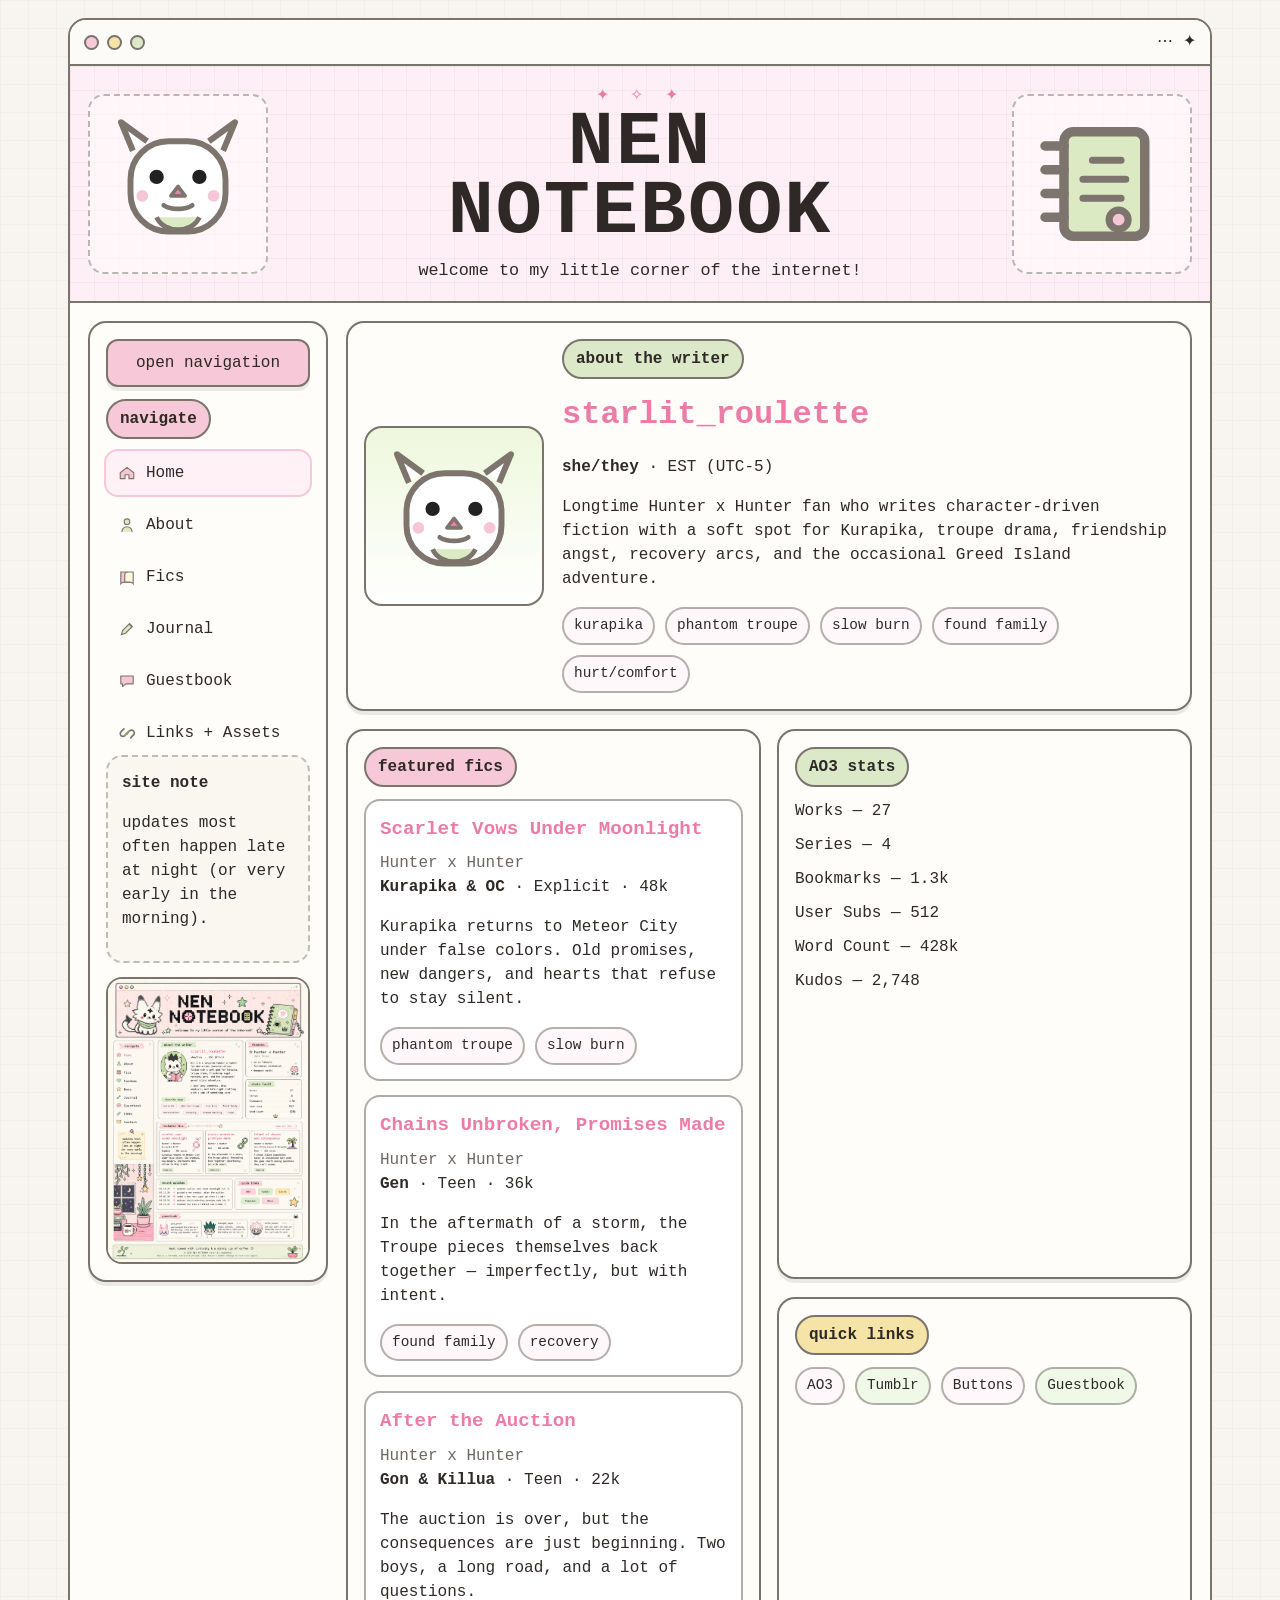
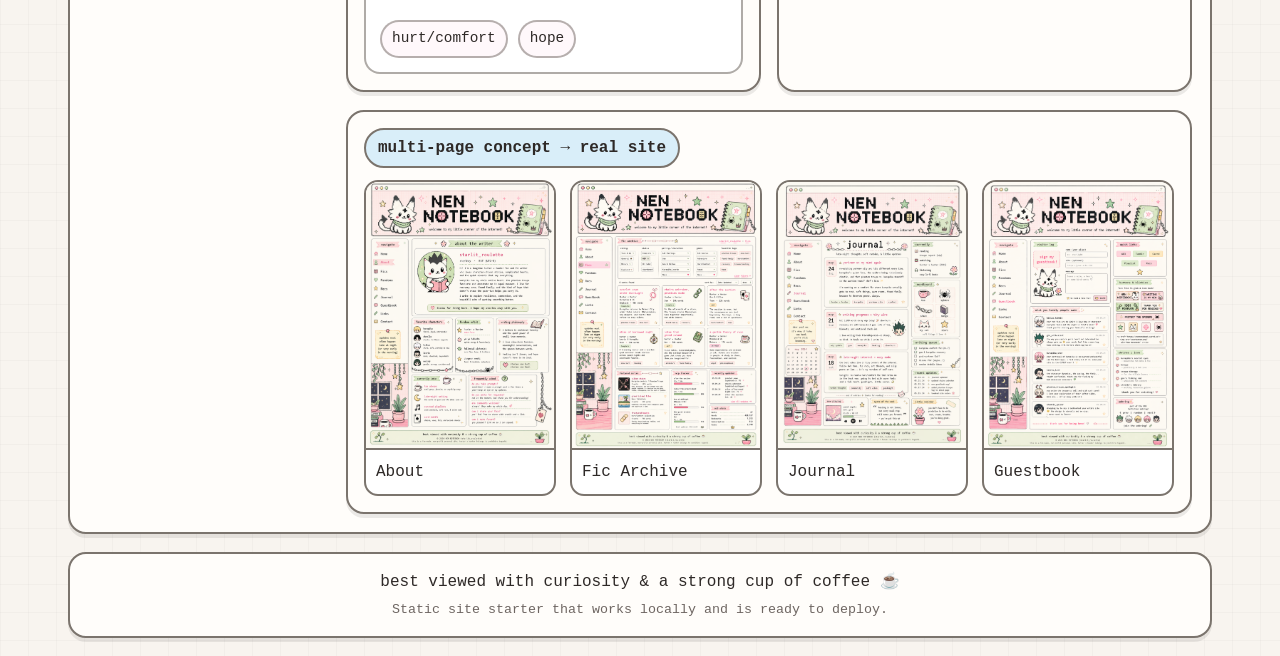
<file: index.html>
<!DOCTYPE html>
<html lang="en">
<head>
  <meta charset="UTF-8" />
  <meta name="viewport" content="width=device-width, initial-scale=1.0" />
  <title>Nen Notebook — Home</title>
  <link rel="stylesheet" href="css/styles.css" />
  <script defer src="js/data.js"></script>
  <script defer src="js/app.js"></script>
</head>
<body data-page="home">
  <div class="page">
    <div class="window">
  <div class="window-bar">
    <div class="dots"><span class="dot pink"></span><span class="dot yellow"></span><span class="dot green"></span></div>
    <div>⋯ ✦</div>
  </div>
  <header class="site-header">
    <div class="header-grid">
      <div class="header-box"><img src="assets/icons/cat.svg" alt="Nen Notebook mascot" /></div>
      <div class="title-wrap">
        <div class="sparkles">✦ ✧ ✦</div>
        <h1>NEN<br>NOTEBOOK</h1>
        <p>welcome to my little corner of the internet!</p>
      </div>
      <div class="header-box"><img src="assets/icons/notebook.svg" alt="Notebook icon" /></div>
    </div>
  </header>
    <div class="shell">
      <aside class="sidebar panel">
  <button class="btn nav-toggle" type="button">open navigation</button>
  <div class="nav-wrap closed">
    <div class="ribbon">navigate</div>
    <ul class="nav">
      <li><a href="index.html" data-page="home"><img class="icon" src="assets/icons/home.svg" alt="">Home</a></li>
      <li><a href="about.html" data-page="about"><img class="icon" src="assets/icons/about.svg" alt="">About</a></li>
      <li><a href="fics.html" data-page="fics"><img class="icon" src="assets/icons/book.svg" alt="">Fics</a></li>
      <li><a href="journal.html" data-page="journal"><img class="icon" src="assets/icons/journal.svg" alt="">Journal</a></li>
      <li><a href="guestbook.html" data-page="guestbook"><img class="icon" src="assets/icons/guestbook.svg" alt="">Guestbook</a></li>
      <li><a href="links.html" data-page="links"><img class="icon" src="assets/icons/link.svg" alt="">Links + Assets</a></li>
    </ul>
  </div>
  <div class="note">
    <strong>site note</strong>
    <p>updates most often happen late at night (or very early in the morning).</p>
  </div>
  <div class="scene"><img src="assets/previews/home-mockup.png" alt="Mockup preview"></div>
</aside>
      <main class="content">
        <section class="panel hero">
          <div class="avatar-wrap"><img src="assets/icons/cat.svg" alt="Writer avatar"></div>
          <div>
            <div class="ribbon green">about the writer</div>
            <h2 style="font-size:2rem;color:var(--pink-2)">starlit_roulette</h2>
            <p><strong>she/they</strong> · EST (UTC-5)</p>
            <p>Longtime Hunter x Hunter fan who writes character-driven fiction with a soft spot for Kurapika, troupe drama, friendship angst, recovery arcs, and the occasional Greed Island adventure.</p>
            <div class="row">
              <span class="tag">kurapika</span><span class="tag">phantom troupe</span><span class="tag">slow burn</span><span class="tag">found family</span><span class="tag">hurt/comfort</span>
            </div>
          </div>
        </section>

        <div class="grid-2">
          <section class="panel">
            <div class="ribbon">featured fics</div>
            <div id="featured-fics" class="fic-grid" style="grid-template-columns:1fr"></div>
          </section>

          <div class="content">
            <section class="panel">
              <div class="ribbon green">AO3 stats</div>
              <ul id="ao3-stats" class="list"></ul>
            </section>
            <section class="panel">
              <div class="ribbon yellow">quick links</div>
              <div class="row">
                <a class="button-chip" href="https://archiveofourown.org/" target="_blank" rel="noopener">AO3</a>
                <a class="button-chip green" href="#">Tumblr</a>
                <a class="button-chip" href="links.html">Buttons</a>
                <a class="button-chip green" href="guestbook.html">Guestbook</a>
              </div>
            </section>
          </div>
        </div>

        <section class="panel">
          <div class="ribbon blue">multi-page concept → real site</div>
          <div class="preview-grid">
            <figure><img src="assets/previews/about-mockup.png" alt="About page preview"><figcaption>About</figcaption></figure>
            <figure><img src="assets/previews/fics-mockup.png" alt="Fics page preview"><figcaption>Fic Archive</figcaption></figure>
            <figure><img src="assets/previews/journal-mockup.png" alt="Journal page preview"><figcaption>Journal</figcaption></figure>
            <figure><img src="assets/previews/guestbook-mockup.png" alt="Guestbook page preview"><figcaption>Guestbook</figcaption></figure>
          </div>
        </section>
      </main>
    </div>
  </div>
  <div class="page footer panel">best viewed with curiosity & a strong cup of coffee ☕<small>Static site starter that works locally and is ready to deploy.</small></div>
</body></html>
</file>
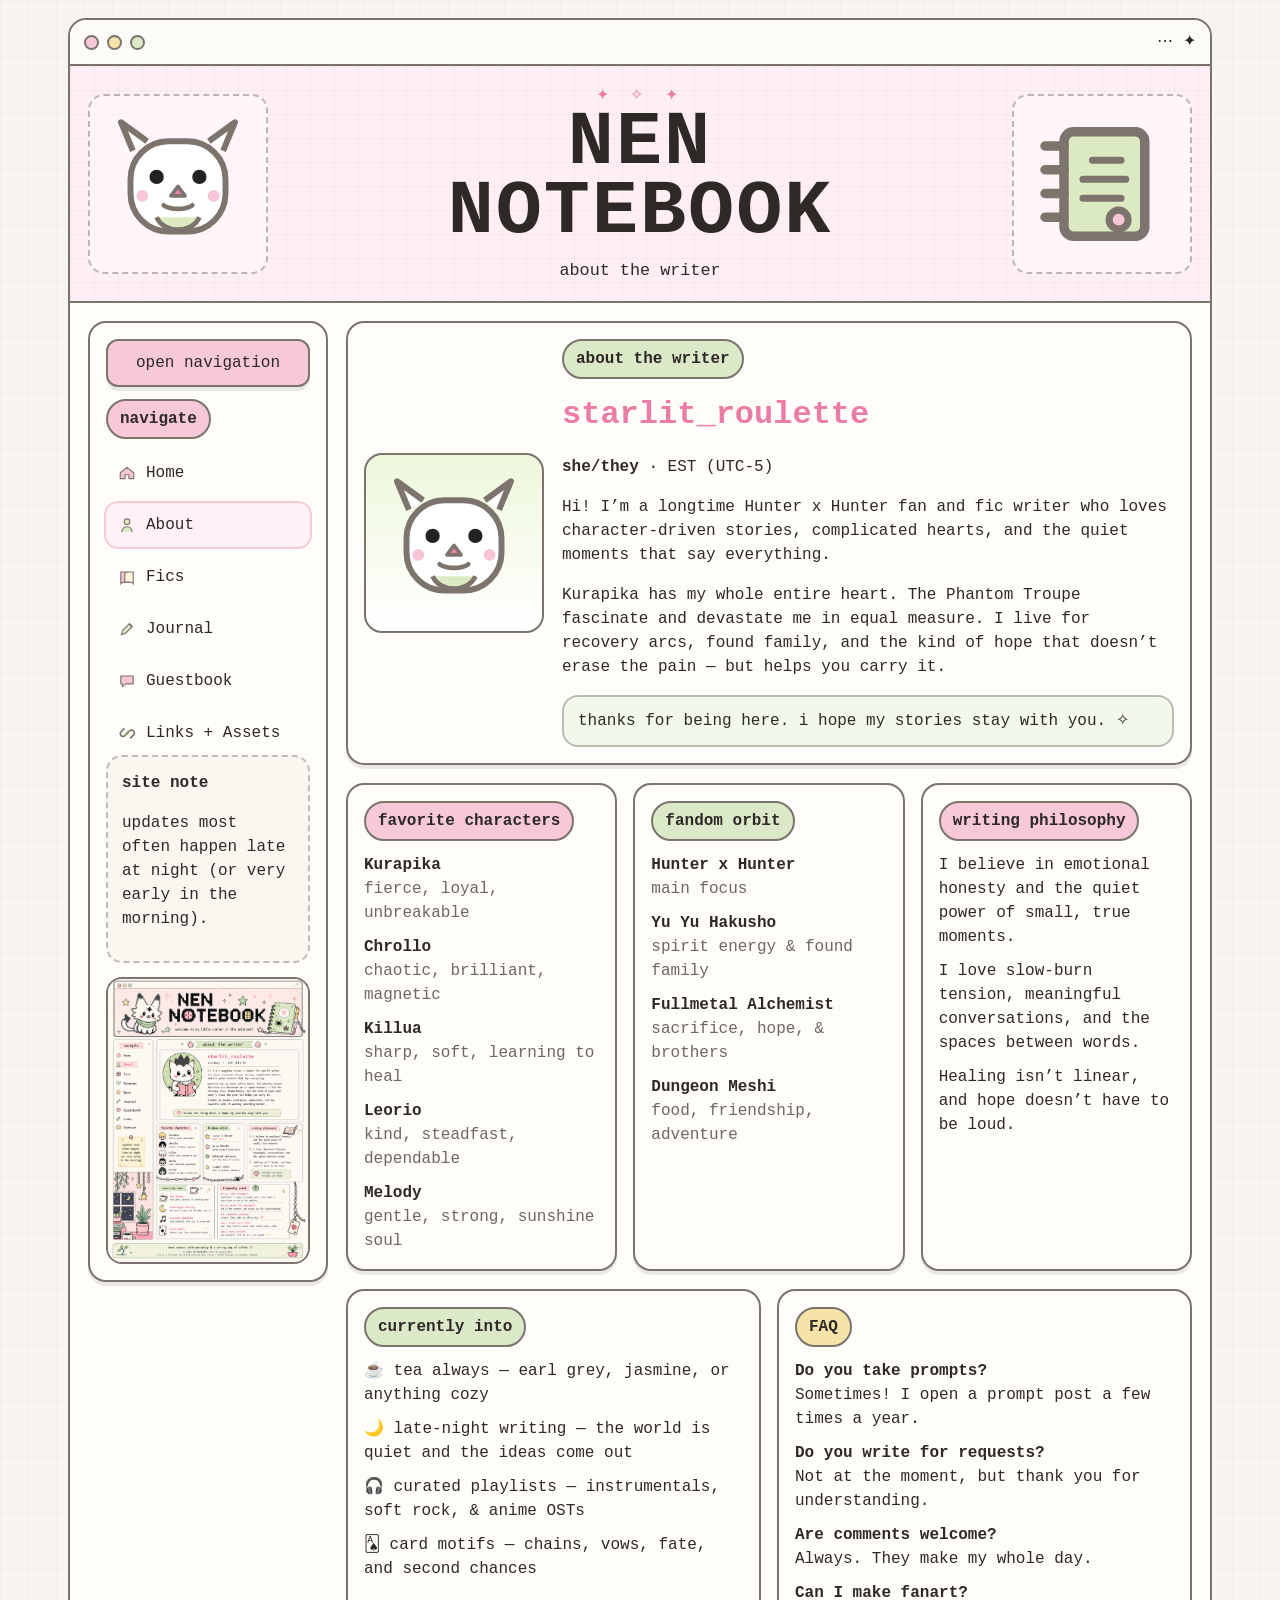
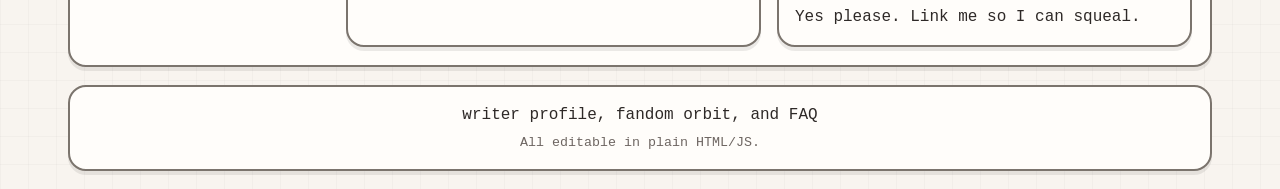
<file: about.html>
<!DOCTYPE html>
<html lang="en">
<head>
  <meta charset="UTF-8" />
  <meta name="viewport" content="width=device-width, initial-scale=1.0" />
  <title>Nen Notebook — About</title>
  <link rel="stylesheet" href="css/styles.css" />
  <script defer src="js/data.js"></script>
  <script defer src="js/app.js"></script>
</head>
<body data-page="about">
  <div class="page">
    <div class="window">
  <div class="window-bar">
    <div class="dots"><span class="dot pink"></span><span class="dot yellow"></span><span class="dot green"></span></div>
    <div>⋯ ✦</div>
  </div>
  <header class="site-header">
    <div class="header-grid">
      <div class="header-box"><img src="assets/icons/cat.svg" alt="Nen Notebook mascot" /></div>
      <div class="title-wrap">
        <div class="sparkles">✦ ✧ ✦</div>
        <h1>NEN<br>NOTEBOOK</h1>
        <p>about the writer</p>
      </div>
      <div class="header-box"><img src="assets/icons/notebook.svg" alt="Notebook icon" /></div>
    </div>
  </header>
    <div class="shell">
      <aside class="sidebar panel">
  <button class="btn nav-toggle" type="button">open navigation</button>
  <div class="nav-wrap closed">
    <div class="ribbon">navigate</div>
    <ul class="nav">
      <li><a href="index.html" data-page="home"><img class="icon" src="assets/icons/home.svg" alt="">Home</a></li>
      <li><a href="about.html" data-page="about"><img class="icon" src="assets/icons/about.svg" alt="">About</a></li>
      <li><a href="fics.html" data-page="fics"><img class="icon" src="assets/icons/book.svg" alt="">Fics</a></li>
      <li><a href="journal.html" data-page="journal"><img class="icon" src="assets/icons/journal.svg" alt="">Journal</a></li>
      <li><a href="guestbook.html" data-page="guestbook"><img class="icon" src="assets/icons/guestbook.svg" alt="">Guestbook</a></li>
      <li><a href="links.html" data-page="links"><img class="icon" src="assets/icons/link.svg" alt="">Links + Assets</a></li>
    </ul>
  </div>
  <div class="note">
    <strong>site note</strong>
    <p>updates most often happen late at night (or very early in the morning).</p>
  </div>
  <div class="scene"><img src="assets/previews/about-mockup.png" alt="Mockup preview"></div>
</aside>
      <main class="content">
        <section class="panel hero">
          <div class="avatar-wrap"><img src="assets/icons/cat.svg" alt="Writer avatar"></div>
          <div>
            <div class="ribbon green">about the writer</div>
            <h2 style="font-size:2rem;color:var(--pink-2)">starlit_roulette</h2>
            <p><strong>she/they</strong> · EST (UTC-5)</p>
            <p>Hi! I’m a longtime Hunter x Hunter fan and fic writer who loves character-driven stories, complicated hearts, and the quiet moments that say everything.</p>
            <p>Kurapika has my whole entire heart. The Phantom Troupe fascinate and devastate me in equal measure. I live for recovery arcs, found family, and the kind of hope that doesn’t erase the pain — but helps you carry it.</p>
            <div class="callout">thanks for being here. i hope my stories stay with you. ✧</div>
          </div>
        </section>

        <div class="grid-3">
          <section class="panel"><div class="ribbon">favorite characters</div><ul id="character-list" class="list"></ul></section>
          <section class="panel"><div class="ribbon green">fandom orbit</div><ul id="fandom-list" class="list"></ul></section>
          <section class="panel">
            <div class="ribbon">writing philosophy</div>
            <ul class="list">
              <li>I believe in emotional honesty and the quiet power of small, true moments.</li>
              <li>I love slow-burn tension, meaningful conversations, and the spaces between words.</li>
              <li>Healing isn’t linear, and hope doesn’t have to be loud.</li>
            </ul>
          </section>
        </div>

        <div class="grid-2">
          <section class="panel">
            <div class="ribbon green">currently into</div>
            <ul class="list">
              <li>☕ tea always — earl grey, jasmine, or anything cozy</li>
              <li>🌙 late-night writing — the world is quiet and the ideas come out</li>
              <li>🎧 curated playlists — instrumentals, soft rock, & anime OSTs</li>
              <li>🂡 card motifs — chains, vows, fate, and second chances</li>
            </ul>
          </section>
          <section class="panel">
            <div class="ribbon yellow">FAQ</div>
            <ul class="list">
              <li><strong>Do you take prompts?</strong><br>Sometimes! I open a prompt post a few times a year.</li>
              <li><strong>Do you write for requests?</strong><br>Not at the moment, but thank you for understanding.</li>
              <li><strong>Are comments welcome?</strong><br>Always. They make my whole day.</li>
              <li><strong>Can I make fanart?</strong><br>Yes please. Link me so I can squeal.</li>
            </ul>
          </section>
        </div>
      </main>
    </div>
  </div>
  <div class="page footer panel">writer profile, fandom orbit, and FAQ<small>All editable in plain HTML/JS.</small></div>
</body></html>
</file>
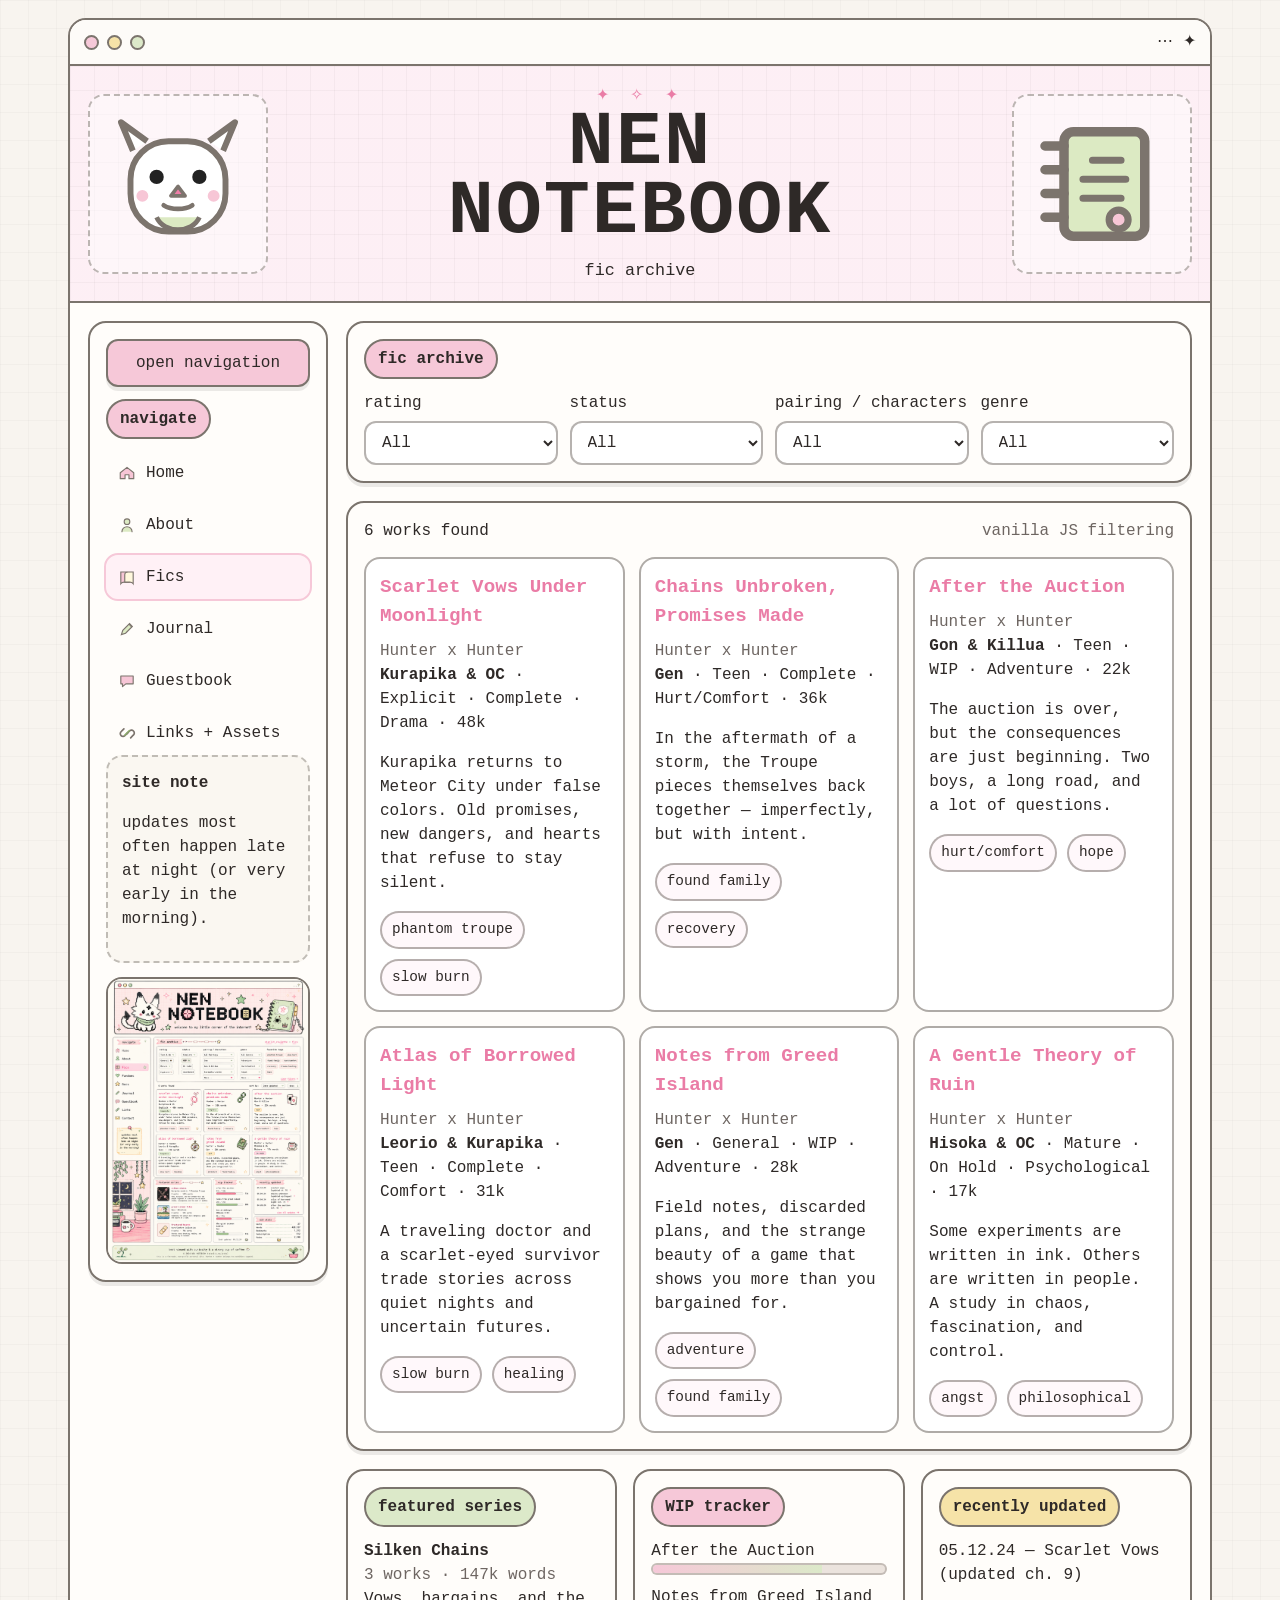
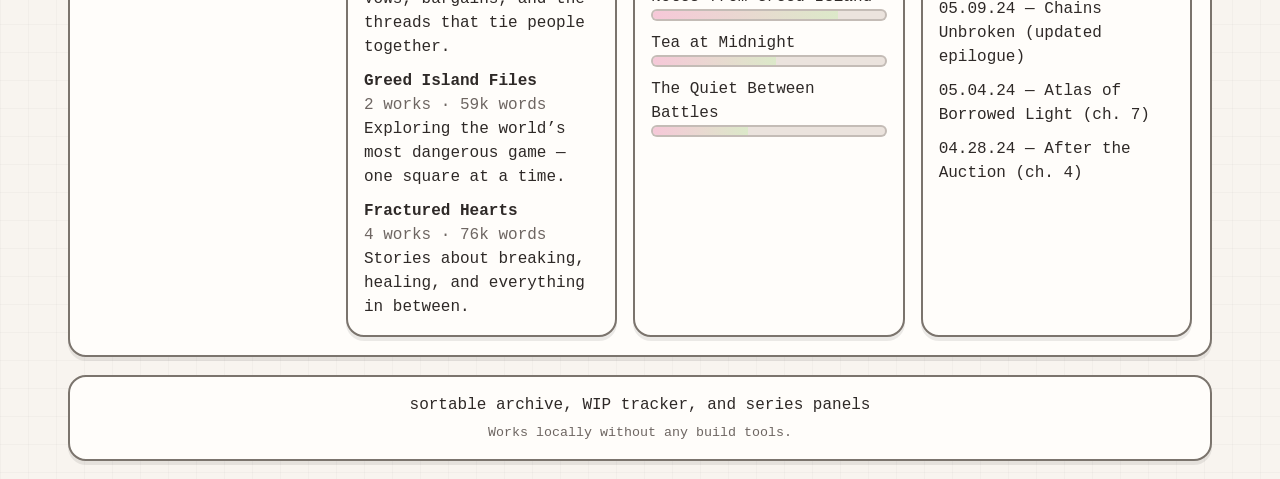
<file: fics.html>
<!DOCTYPE html>
<html lang="en">
<head>
  <meta charset="UTF-8" />
  <meta name="viewport" content="width=device-width, initial-scale=1.0" />
  <title>Nen Notebook — Fics</title>
  <link rel="stylesheet" href="css/styles.css" />
  <script defer src="js/data.js"></script>
  <script defer src="js/app.js"></script>
</head>
<body data-page="fics">
  <div class="page">
    <div class="window">
  <div class="window-bar">
    <div class="dots"><span class="dot pink"></span><span class="dot yellow"></span><span class="dot green"></span></div>
    <div>⋯ ✦</div>
  </div>
  <header class="site-header">
    <div class="header-grid">
      <div class="header-box"><img src="assets/icons/cat.svg" alt="Nen Notebook mascot" /></div>
      <div class="title-wrap">
        <div class="sparkles">✦ ✧ ✦</div>
        <h1>NEN<br>NOTEBOOK</h1>
        <p>fic archive</p>
      </div>
      <div class="header-box"><img src="assets/icons/notebook.svg" alt="Notebook icon" /></div>
    </div>
  </header>
    <div class="shell">
      <aside class="sidebar panel">
  <button class="btn nav-toggle" type="button">open navigation</button>
  <div class="nav-wrap closed">
    <div class="ribbon">navigate</div>
    <ul class="nav">
      <li><a href="index.html" data-page="home"><img class="icon" src="assets/icons/home.svg" alt="">Home</a></li>
      <li><a href="about.html" data-page="about"><img class="icon" src="assets/icons/about.svg" alt="">About</a></li>
      <li><a href="fics.html" data-page="fics"><img class="icon" src="assets/icons/book.svg" alt="">Fics</a></li>
      <li><a href="journal.html" data-page="journal"><img class="icon" src="assets/icons/journal.svg" alt="">Journal</a></li>
      <li><a href="guestbook.html" data-page="guestbook"><img class="icon" src="assets/icons/guestbook.svg" alt="">Guestbook</a></li>
      <li><a href="links.html" data-page="links"><img class="icon" src="assets/icons/link.svg" alt="">Links + Assets</a></li>
    </ul>
  </div>
  <div class="note">
    <strong>site note</strong>
    <p>updates most often happen late at night (or very early in the morning).</p>
  </div>
  <div class="scene"><img src="assets/previews/fics-mockup.png" alt="Mockup preview"></div>
</aside>
      <main class="content">
        <section class="panel">
          <div class="ribbon">fic archive</div>
          <div class="filters">
            <label>rating
              <select id="filter-rating"><option>All</option><option>General</option><option>Teen</option><option>Mature</option><option>Explicit</option></select>
            </label>
            <label>status
              <select id="filter-status"><option>All</option><option>Complete</option><option>WIP</option><option>On Hold</option></select>
            </label>
            <label>pairing / characters
              <select id="filter-pairing"><option>All</option><option>Kurapika & OC</option><option>Gen</option><option>Gon & Killua</option><option>Leorio & Kurapika</option><option>Hisoka & OC</option></select>
            </label>
            <label>genre
              <select id="filter-genre"><option>All</option><option>Drama</option><option>Hurt/Comfort</option><option>Adventure</option><option>Comfort</option><option>Psychological</option></select>
            </label>
          </div>
        </section>

        <section class="panel">
          <div style="display:flex;justify-content:space-between;gap:12px;flex-wrap:wrap;align-items:center">
            <div id="work-count">6 works found</div>
            <div class="muted">vanilla JS filtering</div>
          </div>
          <div id="all-fics" class="fic-grid" style="margin-top:14px"></div>
        </section>

        <div class="grid-3">
          <section class="panel">
            <div class="ribbon green">featured series</div>
            <ul class="list">
              <li><strong>Silken Chains</strong><br><span class="muted">3 works · 147k words</span><br>Vows, bargains, and the threads that tie people together.</li>
              <li><strong>Greed Island Files</strong><br><span class="muted">2 works · 59k words</span><br>Exploring the world’s most dangerous game — one square at a time.</li>
              <li><strong>Fractured Hearts</strong><br><span class="muted">4 works · 76k words</span><br>Stories about breaking, healing, and everything in between.</li>
            </ul>
          </section>
          <section class="panel">
            <div class="ribbon">WIP tracker</div>
            <ul class="list">
              <li>After the Auction<div class="progress"><span style="width:73%"></span></div></li>
              <li>Notes from Greed Island<div class="progress"><span style="width:80%"></span></div></li>
              <li>Tea at Midnight<div class="progress"><span style="width:53%"></span></div></li>
              <li>The Quiet Between Battles<div class="progress"><span style="width:41%"></span></div></li>
            </ul>
          </section>
          <section class="panel">
            <div class="ribbon yellow">recently updated</div>
            <ul class="list">
              <li>05.12.24 — Scarlet Vows (updated ch. 9)</li>
              <li>05.09.24 — Chains Unbroken (updated epilogue)</li>
              <li>05.04.24 — Atlas of Borrowed Light (ch. 7)</li>
              <li>04.28.24 — After the Auction (ch. 4)</li>
            </ul>
          </section>
        </div>
      </main>
    </div>
  </div>
  <div class="page footer panel">sortable archive, WIP tracker, and series panels<small>Works locally without any build tools.</small></div>
</body></html>
</file>
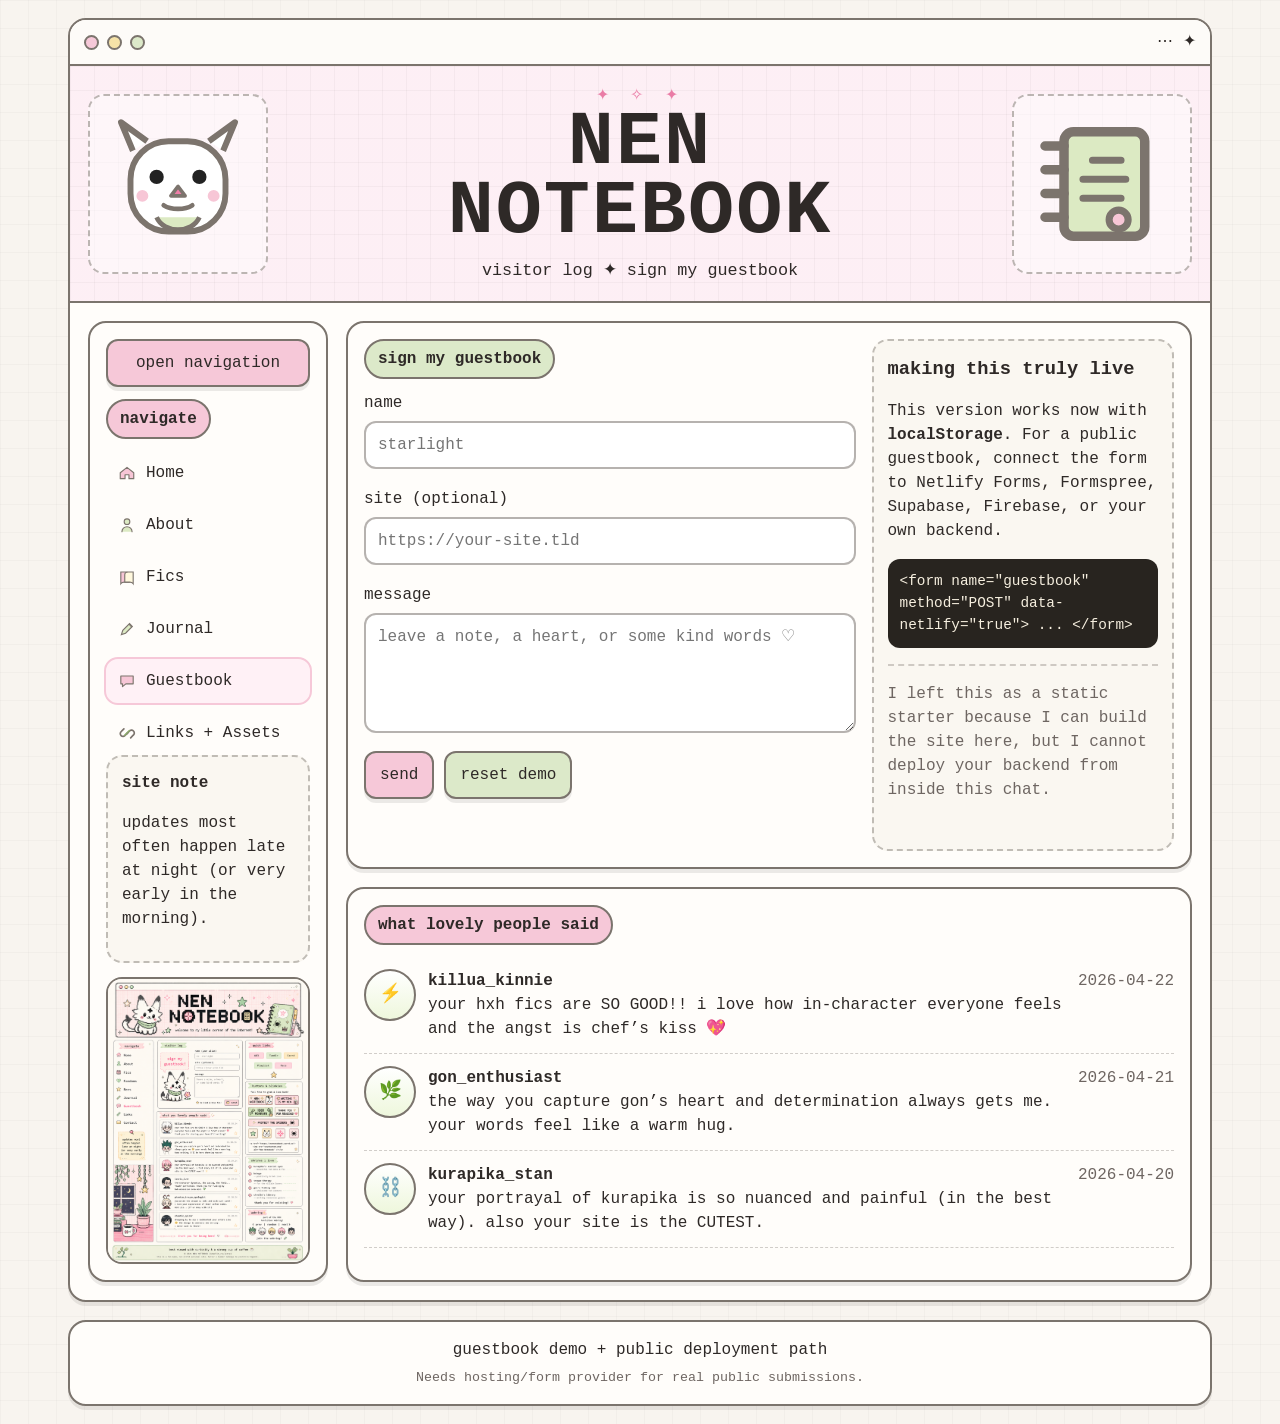
<file: guestbook.html>
<!DOCTYPE html>
<html lang="en">
<head>
  <meta charset="UTF-8" />
  <meta name="viewport" content="width=device-width, initial-scale=1.0" />
  <title>Nen Notebook — Guestbook</title>
  <link rel="stylesheet" href="css/styles.css" />
  <script defer src="js/data.js"></script>
  <script defer src="js/app.js"></script>
</head>
<body data-page="guestbook">
  <div class="page">
    <div class="window">
  <div class="window-bar">
    <div class="dots"><span class="dot pink"></span><span class="dot yellow"></span><span class="dot green"></span></div>
    <div>⋯ ✦</div>
  </div>
  <header class="site-header">
    <div class="header-grid">
      <div class="header-box"><img src="assets/icons/cat.svg" alt="Nen Notebook mascot" /></div>
      <div class="title-wrap">
        <div class="sparkles">✦ ✧ ✦</div>
        <h1>NEN<br>NOTEBOOK</h1>
        <p>visitor log ✦ sign my guestbook</p>
      </div>
      <div class="header-box"><img src="assets/icons/notebook.svg" alt="Notebook icon" /></div>
    </div>
  </header>
    <div class="shell">
      <aside class="sidebar panel">
  <button class="btn nav-toggle" type="button">open navigation</button>
  <div class="nav-wrap closed">
    <div class="ribbon">navigate</div>
    <ul class="nav">
      <li><a href="index.html" data-page="home"><img class="icon" src="assets/icons/home.svg" alt="">Home</a></li>
      <li><a href="about.html" data-page="about"><img class="icon" src="assets/icons/about.svg" alt="">About</a></li>
      <li><a href="fics.html" data-page="fics"><img class="icon" src="assets/icons/book.svg" alt="">Fics</a></li>
      <li><a href="journal.html" data-page="journal"><img class="icon" src="assets/icons/journal.svg" alt="">Journal</a></li>
      <li><a href="guestbook.html" data-page="guestbook"><img class="icon" src="assets/icons/guestbook.svg" alt="">Guestbook</a></li>
      <li><a href="links.html" data-page="links"><img class="icon" src="assets/icons/link.svg" alt="">Links + Assets</a></li>
    </ul>
  </div>
  <div class="note">
    <strong>site note</strong>
    <p>updates most often happen late at night (or very early in the morning).</p>
  </div>
  <div class="scene"><img src="assets/previews/guestbook-mockup.png" alt="Mockup preview"></div>
</aside>
      <main class="content">
        <section class="panel split">
          <div>
            <div class="ribbon green">sign my guestbook</div>
            <form id="guestbook-form" class="content">
              <label>name<input id="guest-name" type="text" placeholder="starlight"></label>
              <label>site (optional)<input id="guest-site" type="url" placeholder="https://your-site.tld"></label>
              <label>message<textarea id="guest-message" placeholder="leave a note, a heart, or some kind words ♡"></textarea></label>
              <div class="btn-row">
                <button class="btn" type="submit">send</button>
                <button class="btn green" type="button" id="reset-guestbook">reset demo</button>
              </div>
            </form>
          </div>
          <div class="card">
            <h3>making this truly live</h3>
            <p>This version works now with <strong>localStorage</strong>. For a public guestbook, connect the form to Netlify Forms, Formspree, Supabase, Firebase, or your own backend.</p>
            <div class="code">&lt;form name="guestbook" method="POST" data-netlify="true"&gt;
  ...
&lt;/form&gt;</div>
            <hr class="sep">
            <p class="muted">I left this as a static starter because I can build the site here, but I cannot deploy your backend from inside this chat.</p>
          </div>
        </section>

        <section class="panel">
          <div class="ribbon">what lovely people said</div>
          <div id="guestbook-list"></div>
        </section>
      </main>
    </div>
  </div>
  <div class="page footer panel">guestbook demo + public deployment path<small>Needs hosting/form provider for real public submissions.</small></div>
</body></html>
</file>
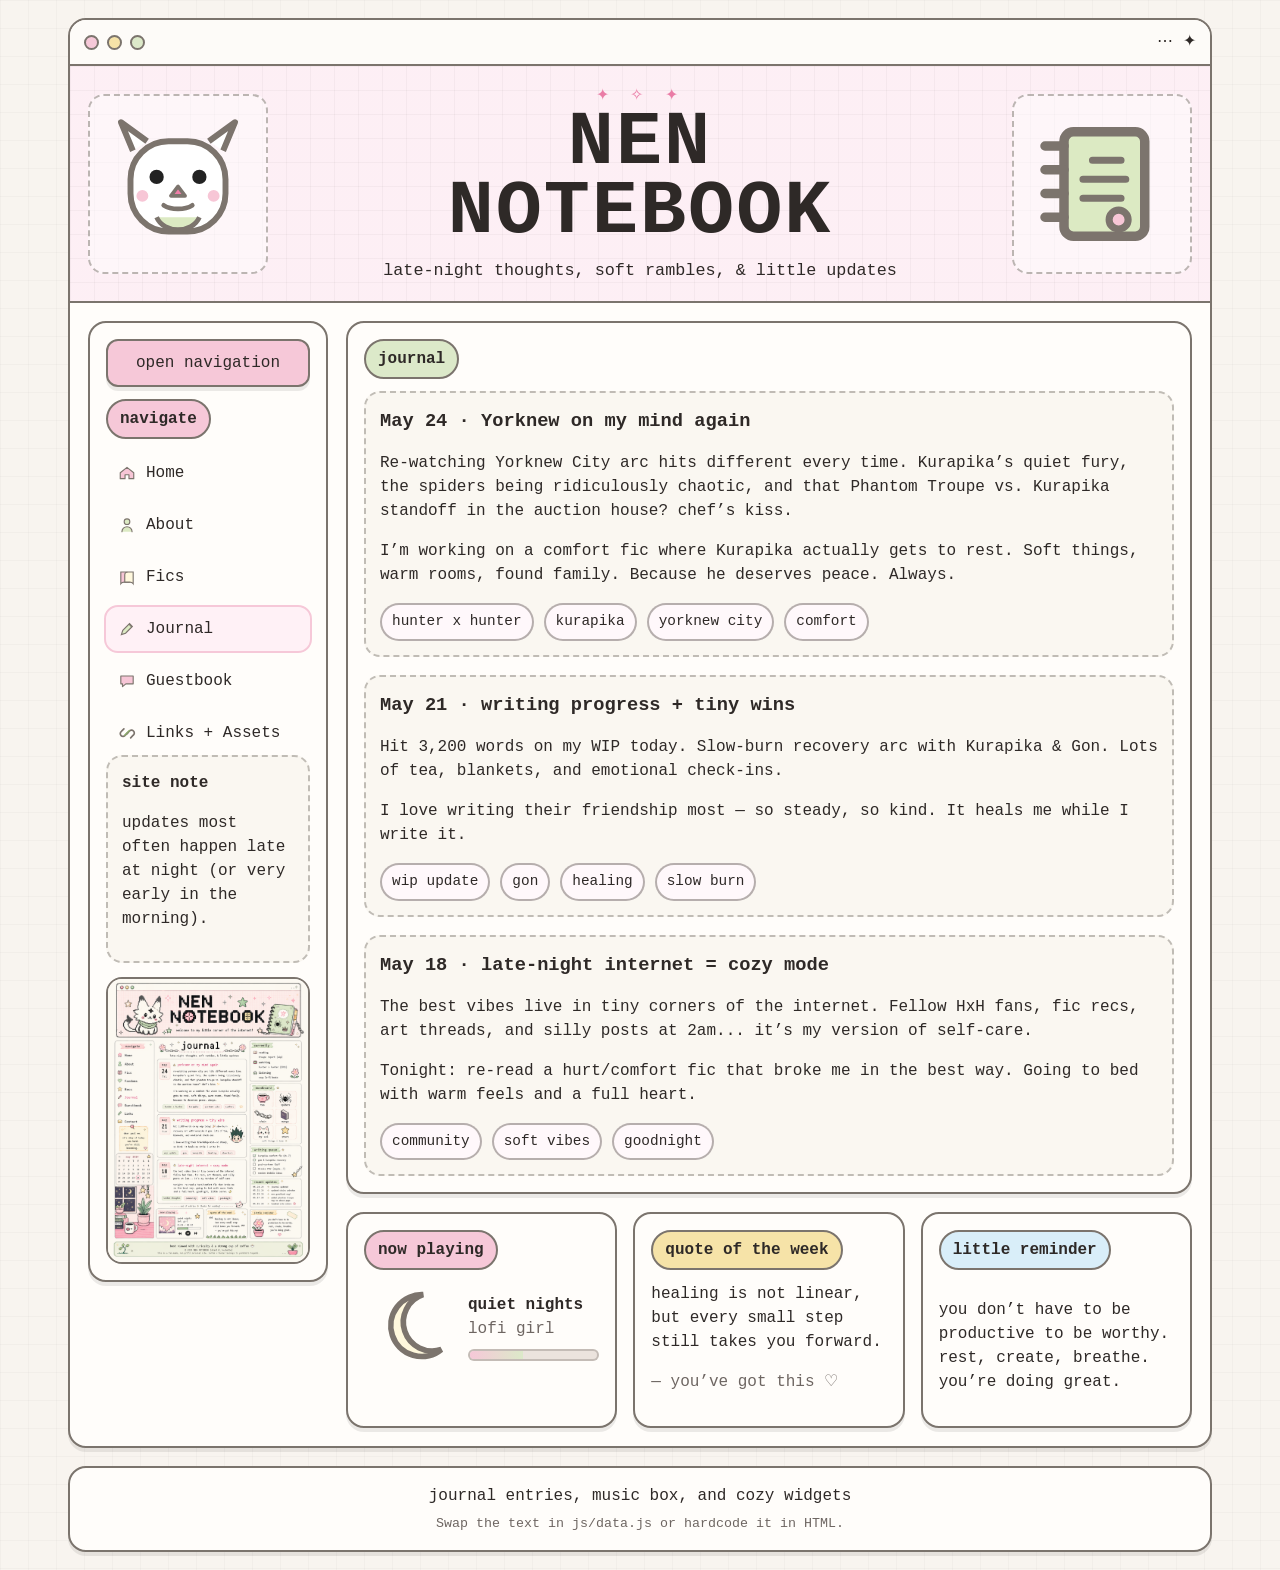
<file: journal.html>
<!DOCTYPE html>
<html lang="en">
<head>
  <meta charset="UTF-8" />
  <meta name="viewport" content="width=device-width, initial-scale=1.0" />
  <title>Nen Notebook — Journal</title>
  <link rel="stylesheet" href="css/styles.css" />
  <script defer src="js/data.js"></script>
  <script defer src="js/app.js"></script>
</head>
<body data-page="journal">
  <div class="page">
    <div class="window">
  <div class="window-bar">
    <div class="dots"><span class="dot pink"></span><span class="dot yellow"></span><span class="dot green"></span></div>
    <div>⋯ ✦</div>
  </div>
  <header class="site-header">
    <div class="header-grid">
      <div class="header-box"><img src="assets/icons/cat.svg" alt="Nen Notebook mascot" /></div>
      <div class="title-wrap">
        <div class="sparkles">✦ ✧ ✦</div>
        <h1>NEN<br>NOTEBOOK</h1>
        <p>late-night thoughts, soft rambles, & little updates</p>
      </div>
      <div class="header-box"><img src="assets/icons/notebook.svg" alt="Notebook icon" /></div>
    </div>
  </header>
    <div class="shell">
      <aside class="sidebar panel">
  <button class="btn nav-toggle" type="button">open navigation</button>
  <div class="nav-wrap closed">
    <div class="ribbon">navigate</div>
    <ul class="nav">
      <li><a href="index.html" data-page="home"><img class="icon" src="assets/icons/home.svg" alt="">Home</a></li>
      <li><a href="about.html" data-page="about"><img class="icon" src="assets/icons/about.svg" alt="">About</a></li>
      <li><a href="fics.html" data-page="fics"><img class="icon" src="assets/icons/book.svg" alt="">Fics</a></li>
      <li><a href="journal.html" data-page="journal"><img class="icon" src="assets/icons/journal.svg" alt="">Journal</a></li>
      <li><a href="guestbook.html" data-page="guestbook"><img class="icon" src="assets/icons/guestbook.svg" alt="">Guestbook</a></li>
      <li><a href="links.html" data-page="links"><img class="icon" src="assets/icons/link.svg" alt="">Links + Assets</a></li>
    </ul>
  </div>
  <div class="note">
    <strong>site note</strong>
    <p>updates most often happen late at night (or very early in the morning).</p>
  </div>
  <div class="scene"><img src="assets/previews/journal-mockup.png" alt="Mockup preview"></div>
</aside>
      <main class="content">
        <section class="panel">
          <div class="ribbon green">journal</div>
          <div id="journal-list" class="content"></div>
        </section>

        <div class="grid-3">
          <section class="panel">
            <div class="ribbon">now playing</div>
            <div class="player">
              <img src="assets/icons/moon.svg" alt="Moon icon">
              <div>
                <strong>quiet nights</strong>
                <div class="muted">lofi girl</div>
                <div class="progress" style="margin-top:8px"><span style="width:42%"></span></div>
              </div>
            </div>
          </section>
          <section class="panel">
            <div class="ribbon yellow">quote of the week</div>
            <blockquote style="margin:0">healing is not linear, but every small step still takes you forward.</blockquote>
            <p class="muted">— you’ve got this ♡</p>
          </section>
          <section class="panel">
            <div class="ribbon blue">little reminder</div>
            <p>you don’t have to be productive to be worthy. rest, create, breathe. you’re doing great.</p>
          </section>
        </div>
      </main>
    </div>
  </div>
  <div class="page footer panel">journal entries, music box, and cozy widgets<small>Swap the text in js/data.js or hardcode it in HTML.</small></div>
</body></html>
</file>
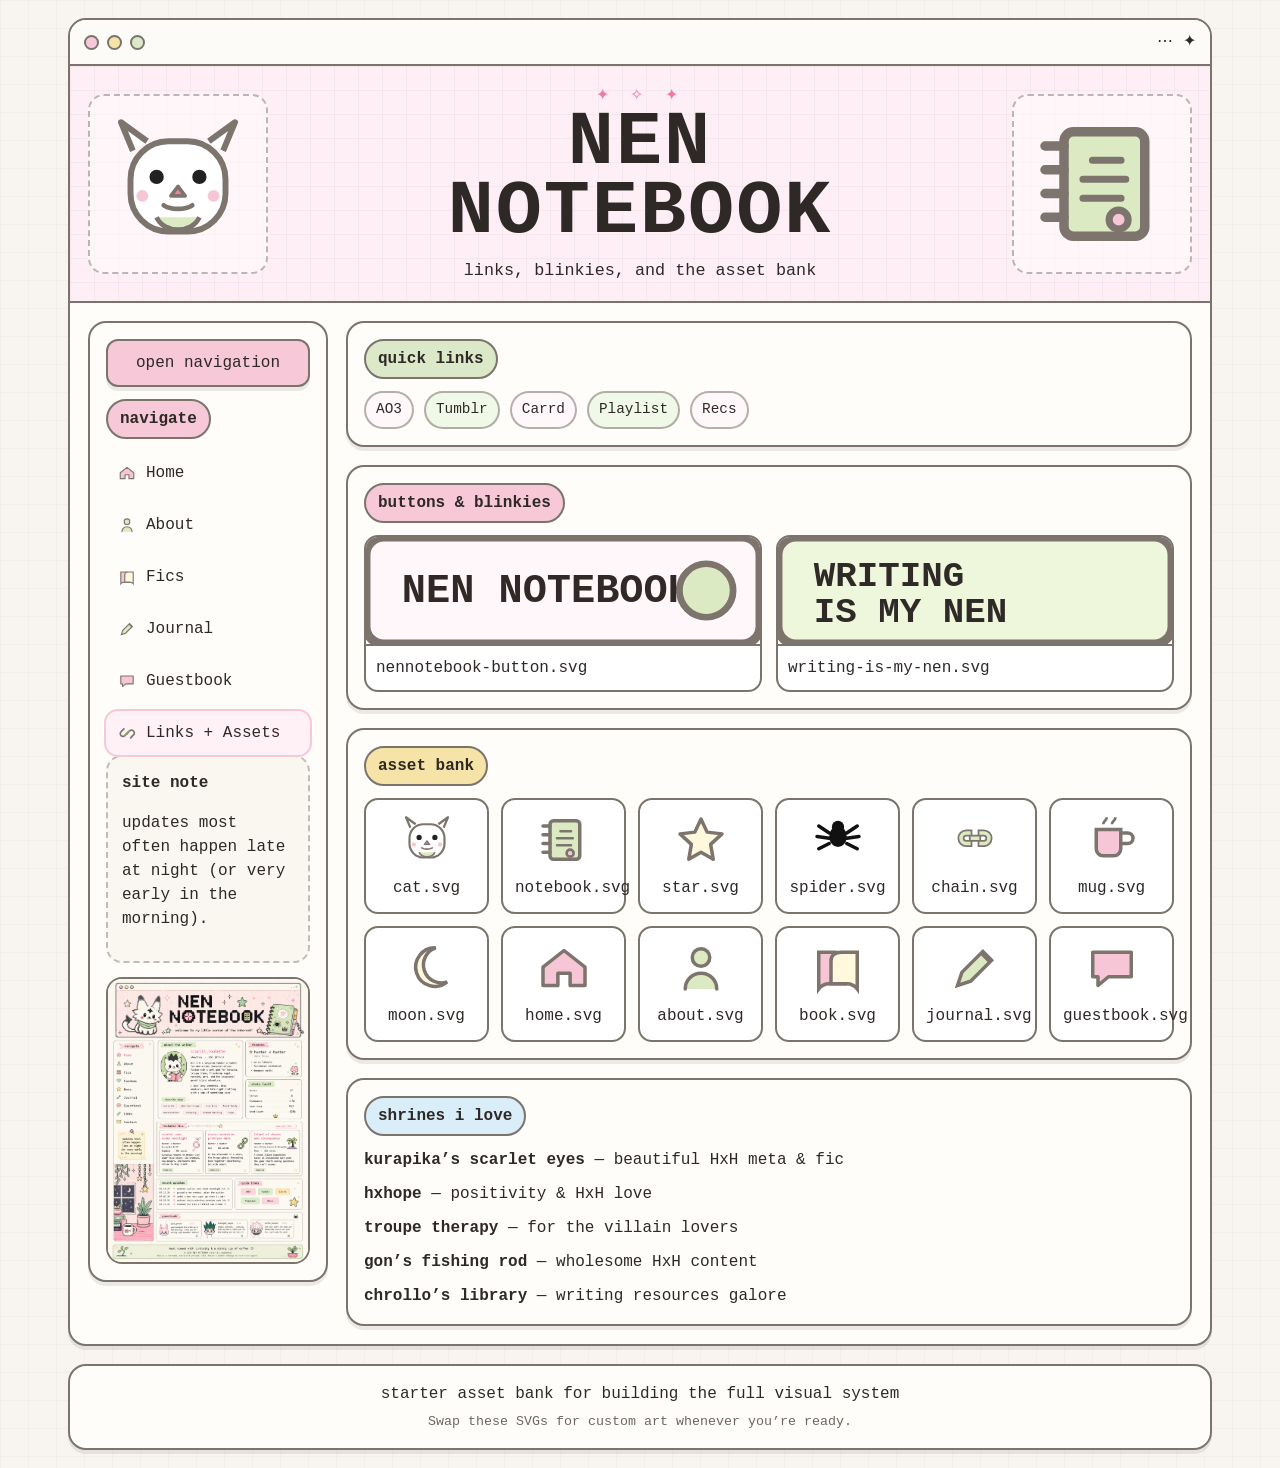
<file: links.html>
<!DOCTYPE html>
<html lang="en">
<head>
  <meta charset="UTF-8" />
  <meta name="viewport" content="width=device-width, initial-scale=1.0" />
  <title>Nen Notebook — Links + Assets</title>
  <link rel="stylesheet" href="css/styles.css" />
  <script defer src="js/data.js"></script>
  <script defer src="js/app.js"></script>
</head>
<body data-page="links">
  <div class="page">
    <div class="window">
  <div class="window-bar">
    <div class="dots"><span class="dot pink"></span><span class="dot yellow"></span><span class="dot green"></span></div>
    <div>⋯ ✦</div>
  </div>
  <header class="site-header">
    <div class="header-grid">
      <div class="header-box"><img src="assets/icons/cat.svg" alt="Nen Notebook mascot" /></div>
      <div class="title-wrap">
        <div class="sparkles">✦ ✧ ✦</div>
        <h1>NEN<br>NOTEBOOK</h1>
        <p>links, blinkies, and the asset bank</p>
      </div>
      <div class="header-box"><img src="assets/icons/notebook.svg" alt="Notebook icon" /></div>
    </div>
  </header>
    <div class="shell">
      <aside class="sidebar panel">
  <button class="btn nav-toggle" type="button">open navigation</button>
  <div class="nav-wrap closed">
    <div class="ribbon">navigate</div>
    <ul class="nav">
      <li><a href="index.html" data-page="home"><img class="icon" src="assets/icons/home.svg" alt="">Home</a></li>
      <li><a href="about.html" data-page="about"><img class="icon" src="assets/icons/about.svg" alt="">About</a></li>
      <li><a href="fics.html" data-page="fics"><img class="icon" src="assets/icons/book.svg" alt="">Fics</a></li>
      <li><a href="journal.html" data-page="journal"><img class="icon" src="assets/icons/journal.svg" alt="">Journal</a></li>
      <li><a href="guestbook.html" data-page="guestbook"><img class="icon" src="assets/icons/guestbook.svg" alt="">Guestbook</a></li>
      <li><a href="links.html" data-page="links"><img class="icon" src="assets/icons/link.svg" alt="">Links + Assets</a></li>
    </ul>
  </div>
  <div class="note">
    <strong>site note</strong>
    <p>updates most often happen late at night (or very early in the morning).</p>
  </div>
  <div class="scene"><img src="assets/previews/home-mockup.png" alt="Mockup preview"></div>
</aside>
      <main class="content">
        <section class="panel">
          <div class="ribbon green">quick links</div>
          <div class="row">
            <a class="button-chip" href="https://archiveofourown.org/" target="_blank" rel="noopener">AO3</a>
            <a class="button-chip green" href="#">Tumblr</a>
            <a class="button-chip" href="#">Carrd</a>
            <a class="button-chip green" href="#">Playlist</a>
            <a class="button-chip" href="#">Recs</a>
          </div>
        </section>

        <section class="panel">
          <div class="ribbon">buttons & blinkies</div>
          <div class="preview-grid">
            <figure><img src="assets/buttons/nennotebook-button.svg" alt="Nen Notebook button"><figcaption>nennotebook-button.svg</figcaption></figure>
            <figure><img src="assets/buttons/writing-is-my-nen.svg" alt="Writing is my Nen button"><figcaption>writing-is-my-nen.svg</figcaption></figure>
          </div>
        </section>

        <section class="panel">
          <div class="ribbon yellow">asset bank</div>
          <div class="asset-bank">
            <div class="asset"><img src="assets/icons/cat.svg" alt=""><div>cat.svg</div></div>
            <div class="asset"><img src="assets/icons/notebook.svg" alt=""><div>notebook.svg</div></div>
            <div class="asset"><img src="assets/icons/star.svg" alt=""><div>star.svg</div></div>
            <div class="asset"><img src="assets/icons/spider.svg" alt=""><div>spider.svg</div></div>
            <div class="asset"><img src="assets/icons/chain.svg" alt=""><div>chain.svg</div></div>
            <div class="asset"><img src="assets/icons/mug.svg" alt=""><div>mug.svg</div></div>
            <div class="asset"><img src="assets/icons/moon.svg" alt=""><div>moon.svg</div></div>
            <div class="asset"><img src="assets/icons/home.svg" alt=""><div>home.svg</div></div>
            <div class="asset"><img src="assets/icons/about.svg" alt=""><div>about.svg</div></div>
            <div class="asset"><img src="assets/icons/book.svg" alt=""><div>book.svg</div></div>
            <div class="asset"><img src="assets/icons/journal.svg" alt=""><div>journal.svg</div></div>
            <div class="asset"><img src="assets/icons/guestbook.svg" alt=""><div>guestbook.svg</div></div>
          </div>
        </section>

        <section class="panel">
          <div class="ribbon blue">shrines i love</div>
          <ul class="list">
            <li><strong>kurapika’s scarlet eyes</strong> — beautiful HxH meta & fic</li>
            <li><strong>hxhope</strong> — positivity & HxH love</li>
            <li><strong>troupe therapy</strong> — for the villain lovers</li>
            <li><strong>gon’s fishing rod</strong> — wholesome HxH content</li>
            <li><strong>chrollo’s library</strong> — writing resources galore</li>
          </ul>
        </section>
      </main>
    </div>
  </div>
  <div class="page footer panel">starter asset bank for building the full visual system<small>Swap these SVGs for custom art whenever you’re ready.</small></div>
</body></html>
</file>
<file: css/styles.css>
:root{
  --bg:#f8f4ef; --paper:#fffdfa; --paper-2:#faf7f1; --ink:#2e2927; --muted:#6e6662;
  --line:#7b746d; --pink:#f6c8d8; --pink-2:#ea7ca6; --green:#dce9c9; --green-2:#8aa56e;
  --yellow:#f6e3a8; --blue:#d9eef9; --shadow:0 4px 0 rgba(0,0,0,.08); --radius:18px;
  --max:1180px; --mono:"Courier New", Courier, monospace; --sans:Arial, Helvetica, sans-serif;
}
*{box-sizing:border-box}
html{scroll-behavior:smooth}
body{
  margin:0;color:var(--ink);font-family:var(--mono);line-height:1.5;
  background:
    linear-gradient(rgba(0,0,0,.025) 1px, transparent 1px),
    linear-gradient(90deg, rgba(0,0,0,.025) 1px, transparent 1px),
    var(--bg);
  background-size:28px 28px,28px 28px,auto;
}
a{color:inherit;text-decoration:none}
img{max-width:100%;display:block}
button,input,textarea,select{font:inherit;color:inherit}
.page{max-width:var(--max);margin:0 auto;padding:18px}
.window,.panel{border:2px solid var(--line);border-radius:var(--radius);background:var(--paper);box-shadow:var(--shadow)}
.window{overflow:hidden}
.window-bar{display:flex;justify-content:space-between;align-items:center;padding:10px 14px;background:#fdfbf8;border-bottom:2px solid var(--line)}
.dots{display:flex;gap:8px}
.dot{width:15px;height:15px;border-radius:50%;border:2px solid var(--line)}
.dot.pink{background:var(--pink)} .dot.yellow{background:var(--yellow)} .dot.green{background:var(--green)}

.site-header{
  padding:18px;border-bottom:2px solid var(--line);
  background:
    linear-gradient(rgba(246,200,216,.18), rgba(246,200,216,.18)),
    linear-gradient(rgba(0,0,0,.04) 1px, transparent 1px),
    linear-gradient(90deg, rgba(0,0,0,.04) 1px, transparent 1px),
    #fff8fb;
  background-size:auto,24px 24px,24px 24px,auto;
}
.header-grid{display:grid;grid-template-columns:180px 1fr 180px;gap:16px;align-items:center}
.header-box{min-height:140px;display:grid;place-items:center;border:2px dashed rgba(123,116,109,.5);border-radius:16px;background:rgba(255,255,255,.45);padding:12px}
.title-wrap{text-align:center}
.title-wrap h1{margin:0;line-height:.9;letter-spacing:2px;font-size:clamp(2.4rem,6vw,4.8rem)}
.title-wrap p{margin:12px 0 0;font-size:1.05rem}
.sparkles{color:var(--pink-2);letter-spacing:6px}
.shell{display:grid;grid-template-columns:240px 1fr;gap:18px;padding:18px}
.sidebar{position:sticky;top:18px;align-self:start;padding:16px}
.ribbon{display:inline-block;padding:6px 12px;border:2px solid var(--line);border-radius:999px;background:var(--pink);font-weight:700;margin-bottom:12px}
.ribbon.green{background:var(--green)} .ribbon.yellow{background:var(--yellow)} .ribbon.blue{background:var(--blue)}
.nav-toggle{display:none;width:100%;margin-bottom:12px}
.nav{list-style:none;padding:0;margin:0;display:grid;gap:8px}
.nav a{display:flex;align-items:center;gap:10px;padding:10px 12px;border-radius:12px}
.nav a.active,.nav a:hover{background:#fff1f6;outline:2px solid var(--pink)}
.icon{width:18px;height:18px}
.note,.mini-box,.card{border:2px dashed rgba(123,116,109,.45);border-radius:16px;padding:14px;background:var(--paper-2)}
.scene{margin-top:14px;border-radius:16px;overflow:hidden;border:2px solid var(--line)}
.content{display:grid;gap:18px}
.panel{padding:16px}
.panel h2,.panel h3,.panel h4,.card h3{margin:0 0 10px}
.hero{display:grid;grid-template-columns:180px 1fr;gap:18px;align-items:center}
.avatar-wrap{border:2px solid var(--line);border-radius:18px;padding:12px;background:linear-gradient(180deg,#eef7dc,#fff)}
.row{display:flex;gap:10px;flex-wrap:wrap}
.tag,.pill,.button-chip{
  display:inline-flex;align-items:center;gap:6px;padding:6px 10px;border-radius:999px;
  border:2px solid rgba(123,116,109,.55);background:#fff8fb;font-size:.9rem
}
.tag.green,.button-chip.green{background:#f0f8e8}.tag.yellow{background:#fff7dc}
.grid-2{display:grid;grid-template-columns:repeat(2,minmax(0,1fr));gap:16px}
.grid-3{display:grid;grid-template-columns:repeat(3,minmax(0,1fr));gap:16px}
.split{display:grid;grid-template-columns:1.3fr .8fr;gap:16px}
.list{list-style:none;padding:0;margin:0}
.list li+li{margin-top:10px}
.muted{color:var(--muted)}
.fic-grid{display:grid;grid-template-columns:repeat(3,minmax(0,1fr));gap:14px}
.fic-card{border:2px solid rgba(123,116,109,.6);border-radius:16px;padding:14px;background:#fff}
.fic-card h3{color:var(--pink-2);margin:0 0 8px;font-size:1.2rem}
.filters{display:grid;grid-template-columns:repeat(4,minmax(0,1fr));gap:12px}
label{display:grid;gap:6px}
input,textarea,select{width:100%;padding:10px 12px;border-radius:12px;border:2px solid rgba(123,116,109,.55);background:#fff}
textarea{min-height:120px;resize:vertical}
.btn{
  display:inline-flex;align-items:center;justify-content:center;gap:8px;
  padding:10px 14px;border-radius:12px;border:2px solid var(--line);
  background:var(--pink);cursor:pointer;box-shadow:var(--shadow)
}
.btn.green{background:var(--green)} .btn.yellow{background:var(--yellow)} .btn.blue{background:var(--blue)}
.btn-row{display:flex;gap:10px;flex-wrap:wrap}
.progress{height:12px;border-radius:999px;overflow:hidden;background:#ebe3dd;border:2px solid rgba(123,116,109,.35)}
.progress span{display:block;height:100%;background:linear-gradient(90deg,var(--pink),var(--green))}
.entry{display:grid;grid-template-columns:52px 1fr auto;gap:12px;align-items:start;padding:12px 0;border-bottom:1px dashed rgba(123,116,109,.35)}
.avatar-mini{width:52px;height:52px;border-radius:50%;border:2px solid var(--line);display:grid;place-items:center;background:linear-gradient(180deg,#fff,#eef7dc);font-size:1.15rem}
.asset-bank{display:grid;grid-template-columns:repeat(auto-fit,minmax(120px,1fr));gap:12px}
.asset{border:2px solid var(--line);border-radius:14px;padding:12px;background:#fff;text-align:center}
.asset img{width:56px;height:56px;margin:0 auto 8px}
.preview-grid{display:grid;grid-template-columns:repeat(auto-fit,minmax(180px,1fr));gap:14px}
.preview-grid figure{margin:0;border:2px solid var(--line);border-radius:14px;overflow:hidden;background:#fff}
.preview-grid figcaption{padding:10px;border-top:2px solid var(--line)}
.player{display:grid;grid-template-columns:90px 1fr;gap:14px;align-items:center}
.footer{margin-top:18px;text-align:center;padding:16px}
.footer small{display:block;color:var(--muted);margin-top:6px}
.code{background:#28241f;color:#f6efdf;border-radius:12px;padding:12px;overflow:auto;font-size:.9rem}
.callout{padding:12px 14px;border-radius:16px;background:#f2f8ea;border:2px solid rgba(123,116,109,.45)}
hr.sep{border:none;border-top:2px dashed rgba(123,116,109,.35);margin:16px 0}
@media (max-width:980px){
  .header-grid,.shell,.hero,.grid-2,.grid-3,.fic-grid,.split,.filters{grid-template-columns:1fr}
  .sidebar{position:static}
  .nav-toggle{display:inline-flex}
  .nav-wrap.closed .nav{display:none}
}
</file>
